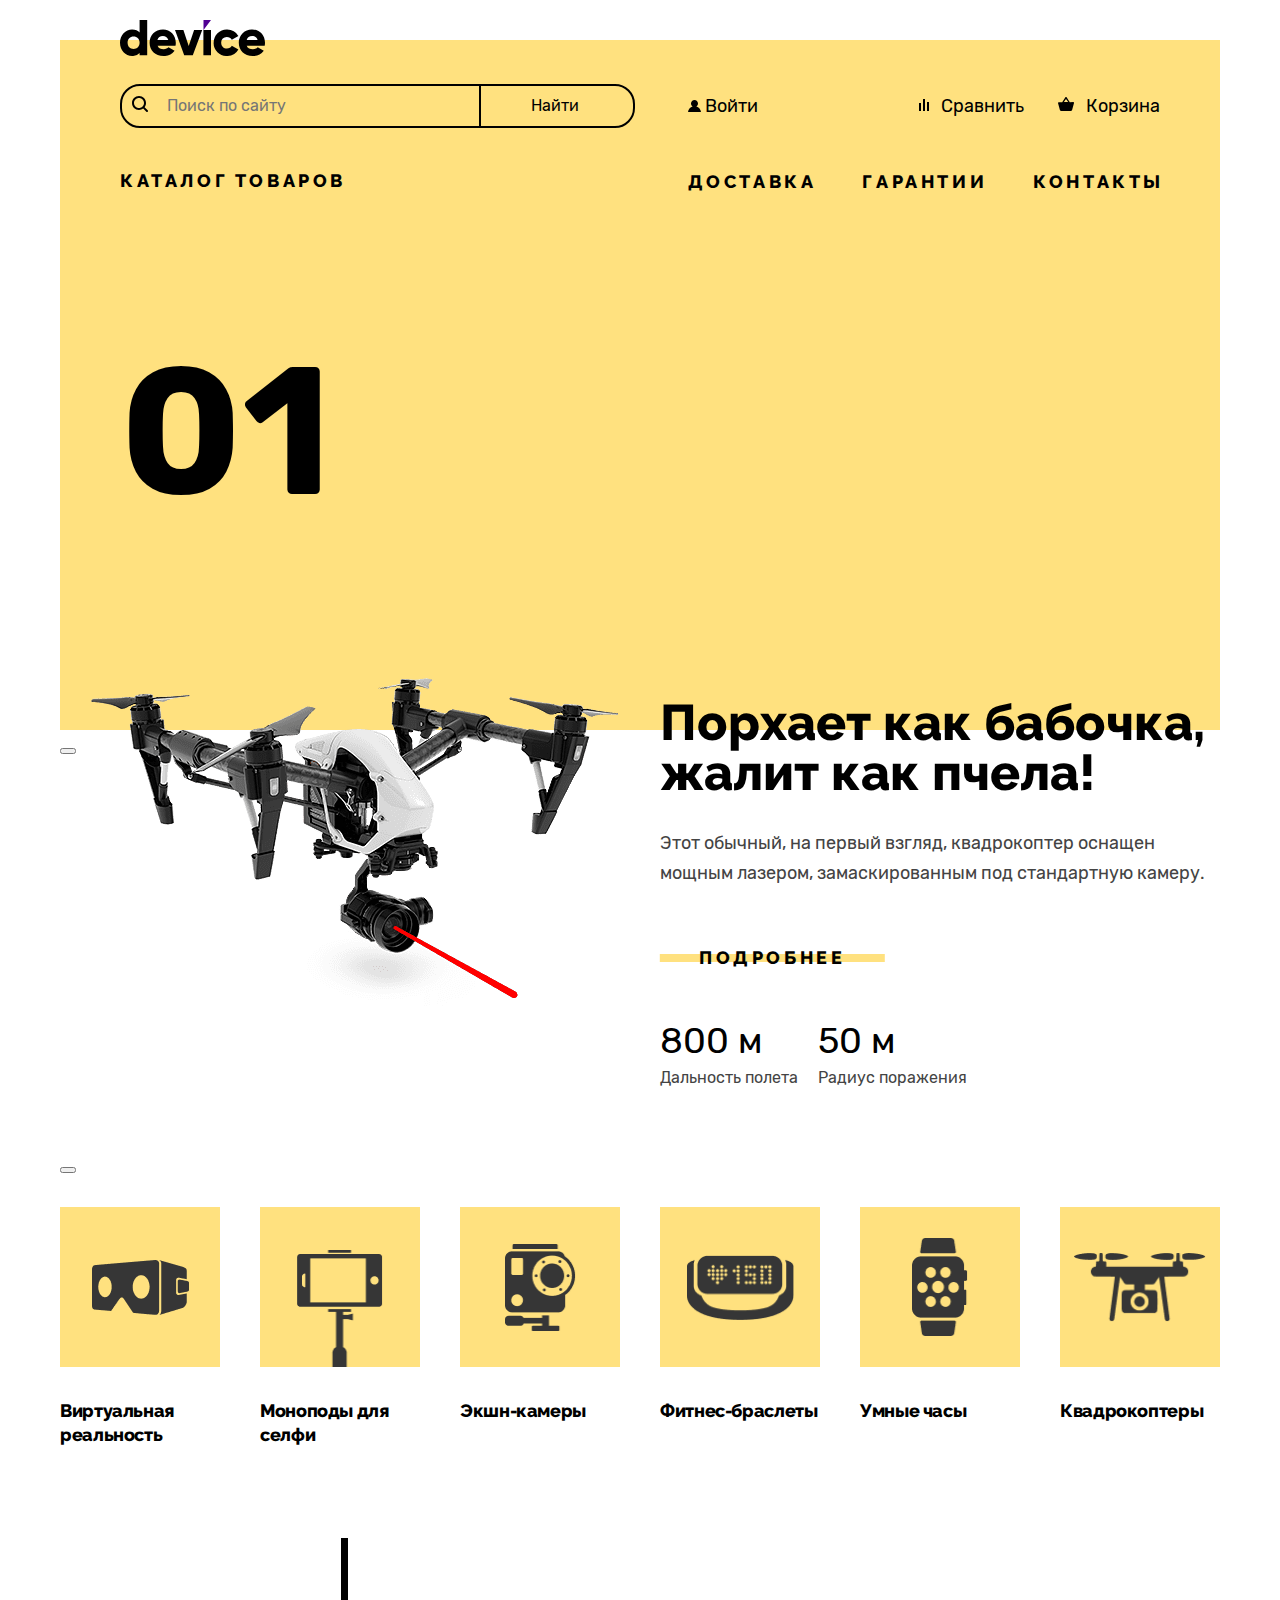
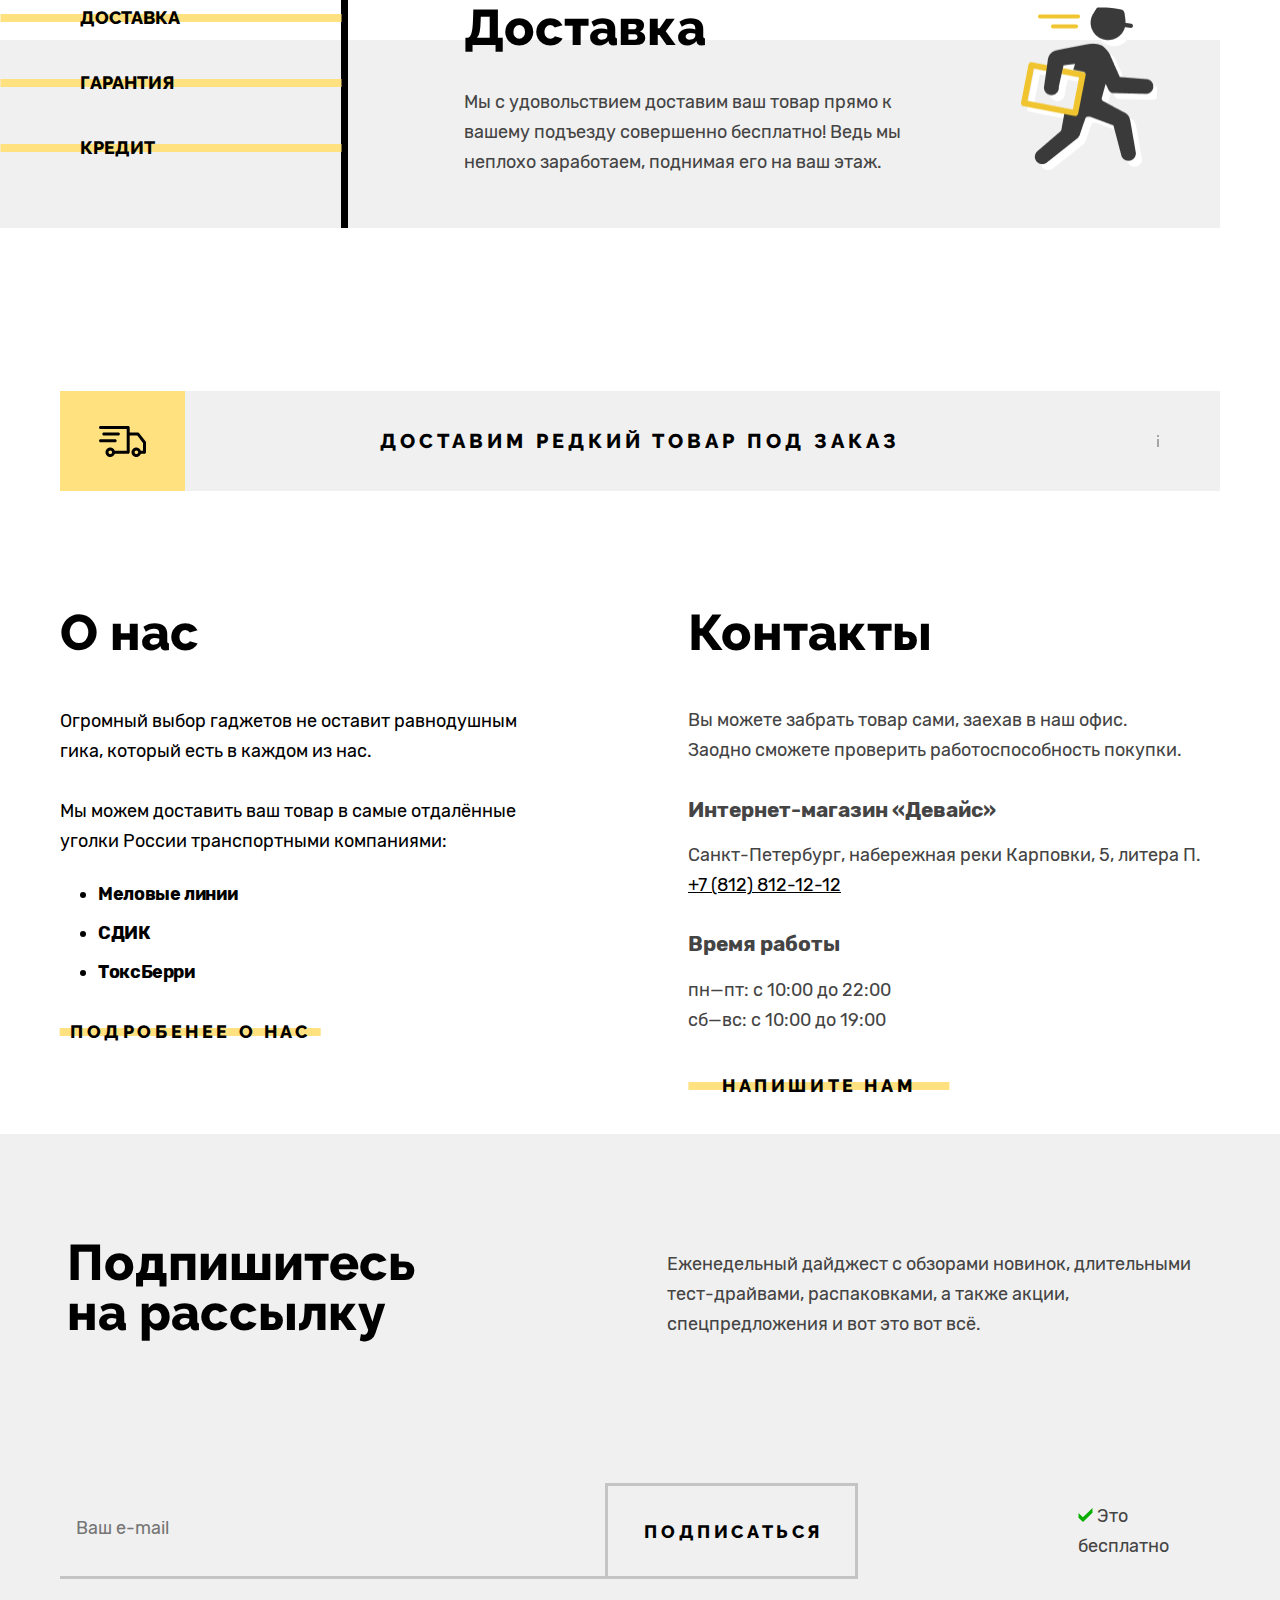
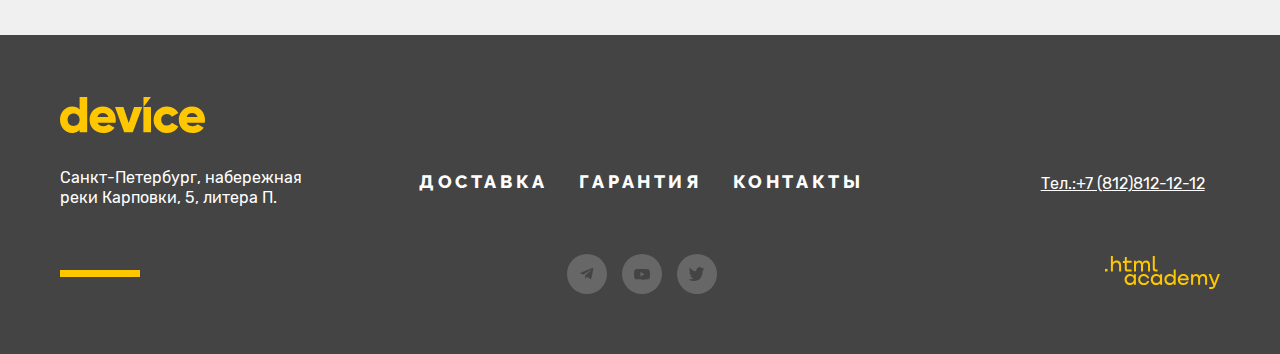
<file: index.html>
<!DOCTYPE html>
<html lang="ru">

<head>
    <meta charset="UTF-8">
    <title>HTML Academy: Девайс</title>
    <link rel="stylesheet" href="styles/styles.css">
    <link rel="icon" href="favicon.ico">
    <link rel="icon" type="image/png" href="images/favicon.png"> </head>

<body>
    <header class="container page-header">
        <div class="page-header-container">
            <a class="navigation-logo" href="#"> <img class="page-header-logo" alt="Логотип магазина 'Девайс'." src="./images/logo-header.svg" width="145" height="36"> </a>
            <div class="top-of-the-header">
                <form class="header-search">
                    <div class="header-search-wrapper">
                        <input class="header-search-input" name="search" placeholder="Поиск по сайту" type="search">
                        <button class="header-search-button" type="submit">
                            <svg class="icon-search" width="16" height="16" viewBox="0 0 16 16" fill="none" xmlns="http://www.w3.org/2000/svg">
                                <path d="M15.7 14.3L12.6 11.2C13.5 10 14 8.6 14 7C14 3.1 10.9 0 7 0C3.1 0 0 3.1 0 7C0 10.9 3.1 14 7 14C8.6 14 10 13.5 11.2 12.6L14.3 15.7C14.5 15.9 14.7 16 15 16C15.6 16 16 15.6 16 15C16 14.8 15.9 14.5 15.7 14.3ZM2 7C2 4.2 4.2 2 7 2C9.8 2 12 4.2 12 7C12 9.8 9.8 12 7 12C4.2 12 2 9.8 2 7Z" fill="black" /> </svg> Найти</button>
                    </div>
                </form>
                <ul class="header-list-top">
                    <li class="header-item-top">
                        <a class="header-link-top" href="#">
                            <svg class="icon-enter" width="13" height="12" viewBox="0 0 13 12" fill="none" xmlns="http://www.w3.org/2000/svg">
                                <path d="M0 12H13C12.8 9.4 10.9 7.2 8.3 6.5C9.3 5.9 10 4.8 10 3.5C10 1.6 8.4 0 6.5 0C4.6 0 3 1.6 3 3.5C3 4.8 3.7 5.9 4.7 6.5C2.1 7.2 0.2 9.4 0 12Z" fill="black" /> </svg> Войти </a>
                    </li>
                    <li class="header-item-top">
                        <a class="header-link-top" href="#">
                            <svg class="icon-compare" width="10" height="12" viewBox="0 0 10 12" fill="none" xmlns="http://www.w3.org/2000/svg">
                                <path d="M6 0H4V12H6V0Z" fill="black" />
                                <path d="M2 4H0V12H2V4Z" fill="black" />
                                <path d="M10 3H8V12H10V3Z" fill="black" /> </svg> Сравнить </a>
                    </li>
                    <li class="header-item-top">
                        <a class="header-link-top" href="#">
                            <svg class="icon-basket" width="16" height="14" viewBox="0 0 16 14" fill="none" xmlns="http://www.w3.org/2000/svg">
                                <path d="M15.3 5L11.8 5.2L8.6 0.3C8.5 0.1 8.2 0 8 0C7.8 0 7.5 0.1 7.4 0.3L4.2 5.2H0.7C0.3 5.2 0 5.5 0 5.9C0 6 0 6 0 6.1L1.9 12.9C2.1 13.6 2.6 14 3.3 14H12.7C13.4 14 13.9 13.6 14.1 12.9L16 6C16 5.9 16 5.9 16 5.8C16 5.4 15.7 5 15.3 5ZM8 1.9L10.2 5.1H5.9L8 1.9Z" fill="black" /> </svg> Корзина</a>
                    </li>
                </ul>
            </div>
            <div class="bottom-of-the-header">
                <div class="header-product-categories">
                    <button class="page-navigation-item catalog-button"> каталог товаров </button>
                    <nav class="navigation">
                        <ul class="page-navigation-list">
                            <li class="page-navigation-item"> <a class="page-navigation-link" href="#">
                                        доставка
                                    </a> </li>
                            <li class="page-navigation-item"> <a class="page-navigation-link" href="#">
                                        гарантии
                                    </a> </li>
                            <li class="page-navigation-item"> <a class="page-navigation-link" href="#">
                                        контакты
                                    </a> </li>
                        </ul>
                    </nav>
                </div>
            </div>
            <p class="number">01</p>
        </div>
    </header>
    <main class="main-container main-index">
        <h1 class="visually-hidden">Магазин «Девайс»</h1>
        <section class="popular-products">
            <div class="container">
                <h2 class="visually-hidden">Популярные товары</h2>
                <button class="slider-button slider-prev" type="button"> <span class="visually-hidden">Предыдущий
                            товар</span> </button>
                <div class="slider-wrapper">
                    <div class="slider-image-wrapper"> <img class="slider-image" alt="Квадрокоптер." src="./images/quadrocopter.png" width="560" height="560"> </div>
                    <div class="slider-card">
                        <h3 class="slider-card-title">
                                Порхает как бабочка, жалит как пчела!
                            </h3>
                        <p class="slider-card-description"> Этот обычный, на первый взгляд, квадрокоптер оснащен мощным лазером, замаскированным под стандартную камеру. </p>
                        <div class="about-product-wrapper">
                            <div class="about-product-yellow"></div> <a class="about-product" href="#">
                                    подробнее
                                </a> </div>
                        <ul class="slider-list">
                            <li class="slider-item">
                                <p class="slider-description"> <span class="slider-item-characteristic">800 м</span>
                                    <br> Дальность полета </p>
                            </li>
                            <li class="slider-item">
                                <p class="slider-description"> <span class="slider-item-characteristic">50 м</span>
                                    <br> Радиус поражения </p>
                            </li>
                        </ul>
                    </div>
                </div>
                <button class="slider-button slider-next" type="button"> <span class="visually-hidden">Следующий
                            товар</span> </button>
            </div>
        </section>
        <section class="product-categories">
            <div class="container">
                <h2 class="visually-hidden">Категории товаров</h2>
                <ul class="product-categories-list">
                    <li class="product-categories-item">
                        <a class="product-categories-link" href="#"><img class="catalog-image" width="97" height="55" alt="Виртуальная реальность." src="images/category-1.png"></a>
                        <p class="product-categories-description"> Виртуальная реальность </p>
                    </li>
                    <li class="product-categories-item">
                        <a class="product-categories-link" href="#"><img class="catalog-image-selfi" width="86" height="117" alt="Моноподы для селфи." src="images/category-2.png"></a>
                        <p class="product-categories-description"> Моноподы для селфи </p>
                    </li>
                    <li class="product-categories-item">
                        <a class="product-categories-link" href="#"><img class="catalog-image" width="71" height="87" alt="Экшн-камеры" src="images/category-3.png"></a>
                        <p class="product-categories-description"> Экшн-камеры </p>
                    </li>
                    <li class="product-categories-item">
                        <a class="product-categories-link" href="#"><img class="catalog-image" width="107" height="65" alt="Фитнес-браслеты." src="images/category-4.png"></a>
                        <p class="product-categories-description"> Фитнес-браслеты </p>
                    </li>
                    <li class="product-categories-item">
                        <a class="product-categories-link" href="#"><img class="catalog-image" width="56" height="98" alt="Умные часы." src="images/category-5.png"></a>
                        <p class="product-categories-description"> Умные часы </p>
                    </li>
                    <li class="product-categories-item">
                        <a class="product-categories-link" href="#"><img class="catalog-image" width="132" height="69" alt="Квадрокоптеры." src="images/category-6.png"></a>
                        <p class="product-categories-description"> Квадрокоптеры </p>
                    </li>
                </ul>
            </div>
        </section>
        <section class="extra-info">
            <div class="container extra-info-container">
                <ul class="extra-info-title-list">
                    <li class="extra-info-item">
                        <div class="extra-info-yellow"></div>
                        <button class="extra-info-title">Доставка</button>
                    </li>
                    <li class="extra-info-item">
                        <div class="extra-info-yellow"></div>
                        <button class="extra-info-title">Гарантия</button>
                    </li>
                    <li class="extra-info-item">
                        <div class="extra-info-yellow"></div>
                        <button class="extra-info-title">Кредит</button>
                    </li>
                </ul>
                <ul class="extra-info-description-list">
                    <li class="extra-info-description-item">
                        <div class="extra-description-text">
                            <h3 class="extra-description-title">Доставка</h3>
                            <p class="extra-description"> Мы с удовольствием доставим ваш товар прямо к вашему подъезду совершенно бесплатно! Ведь мы неплохо заработаем, поднимая его на ваш этаж. </p>
                        </div>
                        <div class="extra-description-icon"> <img class="description-image" width="136" height="164" alt="Доставка." src="images/delivery.png"> </div>
                    </li>
                    <li class="extra-info-description-item visually-hidden">
                        <h3 class="extra-description-title">Гарантия</h3>
                        <p class="extra-description"> Если из-за возгорания купленного у нас товара у вас сгорит дом — не переживайте, мы выдадим вам новый. Товар, не дом, конечно же. </p>
                    </li>
                    <li class="extra-info-description-item visually-hidden">
                        <h3 class="extra-description-title">Кредит</h3>
                        <p class="extra-description"> Залезть в долговую яму стало проще! Кредитные консультанты подберут для вас наиболее выгодные условия кредита. Выгодные для банка, разумеется. </p>
                    </li>
                </ul>
            </div>
        </section>
        <section class="delivery-main">
            <div class="container">
                <a class="delivery-link" href="#"> <span class="delivery-link-left">
                           <svg class="delivery-image" width="47" height="31" viewBox="0 0 47 31" fill="none" xmlns="http://www.w3.org/2000/svg">
<path d="M46.7 15.4L40.2 7.2C39.9 6.8 39.5 6.6 39 6.6H30.7V1.5C30.7 0.7 30 0 29.2 0H1.5C0.7 0 0 0.7 0 1.5C0 2.3 0.7 3 1.5 3H27.7V24.7H15.8C15.2 22.8 13.4 21.4 11.3 21.4C8.7 21.4 6.5 23.6 6.5 26.2C6.5 28.8 8.7 31 11.3 31C13.4 31 15.2 29.6 15.8 27.7H29.2C30 27.7 30.7 27 30.7 26.2V9.6H38.3L44 16.9V24.8H41.8C41.2 22.9 39.4 21.5 37.3 21.5C34.7 21.5 32.5 23.7 32.5 26.3C32.5 28.9 34.6 31.1 37.3 31.1C39.4 31.1 41.2 29.7 41.8 27.8H45.5C46.3 27.8 47 27.1 47 26.3V16.4C47 16 46.9 15.7 46.7 15.4ZM11.3 28C10.3 28 9.5 27.2 9.5 26.2C9.5 25.2 10.3 24.4 11.3 24.4C12.3 24.4 13.1 25.2 13.1 26.2C13.1 27.2 12.2 28 11.3 28ZM37.4 28C36.4 28 35.6 27.2 35.6 26.2C35.6 25.2 36.4 24.4 37.4 24.4C38.4 24.4 39.2 25.2 39.2 26.2C39.2 27.2 38.3 28 37.4 28Z" fill="black"/>
<path d="M19.4 9.6C20.2 9.6 20.9 8.9 20.9 8.1C20.9 7.3 20.2 6.6 19.4 6.6H4.8C4 6.6 3.3 7.3 3.3 8.1C3.3 8.9 4 9.6 4.8 9.6H19.4Z" fill="black"/>
<path d="M17.7 14.7C17.7 13.9 17 13.2 16.2 13.2H1.5C0.7 13.2 0 13.9 0 14.7C0 15.5 0.7 16.2 1.5 16.2H16.2C17 16.2 17.7 15.5 17.7 14.7Z" fill="black"/>
</svg>
                           </span> <span class="delivery-link-center">Доставим редкий товар под заказ</span> <span class="delivery-link-right">
                            <svg width="2" height="12" viewBox="0 0 2 12" fill="none"
                                xmlns="http://www.w3.org/2000/svg">
                                <g opacity="0.3" clip-path="url(#clip0_39585_30)">
                                    <path d="M2 0H0V2H2V0Z" fill="black" />
                                    <path d="M2 4H0V12H2V4Z" fill="black" />
                                </g>
                                <defs>
                                    <clipPath id="clip0_39585_30">
                                        <rect width="2" height="12" fill="white" />
                                    </clipPath>
                                </defs>
                            </svg>
                        </span> </a>
            </div>
        </section>
        <section class="container common-info">
            <section class="info">
                <h2 class="about-company-title">О нас</h2>
                <p class="about-company-description"> Огромный выбор гаджетов не оставит равнодушным гика, который есть в каждом из нас.</p>
                <p class="about-company-description"> Мы можем доставить ваш товар в самые отдалённые уголки России транспортными компаниями: </p>
                <ul class="delivery-ways-list">
                    <li class="delivery-ways-item"> Меловые линии </li>
                    <li class="delivery-ways-item"> СДИК </li>
                    <li class="delivery-ways-item"> ТоксБерри </li>
                </ul>
                <div class="about-us-wrapper">
                    <div class="about-us-yellow"></div> <a class="about-us" href="#">Подробенее о нас</a> </div>
            </section>
            <section class="contacts">
                <h2 class="contacts-title">Контакты</h2>
                <p class="contacts-description"> Вы можете забрать товар сами, заехав в наш офис. Заодно сможете проверить работоспособность покупки. </p>
                <h3>Интернет-магазин «Девайс»</h3> <address class="contacts-address">
                        <p class="contacts-address-text">Санкт-Петербург, набережная реки Карповки, 5, литера П.</p>
                        <a class="contacts-phone" href="tel:+78128121212">+7 (812) 812-12-12</a>
                    </address>
                <h3 class="contacts-subtitle">Время работы</h3>
                <ul class="contacts-schedule">
                    <li class="contacts-schedule-item">пн—пт: с 10:00 до 22:00</li>
                    <li class="contacts-schedule-item">сб—вс: с 10:00 до 19:00</li>
                </ul>
                <div class="write-us-wrapper">
                    <div class="write-us-yellow"></div> <a class="write-us" href="#">
                                    Напишите нам
                                </a> </div>
            </section>
        </section>
        <section class="mailing-list">
            <div class="container">
                <div class="top-of-mailing-list">
                    <h2 class="mailing-list-title">Подпишитесь на рассылку</h2>
                    <p class="mailing-list-discription"> Еженедельный дайджест с обзорами новинок, длительными тест-драйвами, распаковками, а также акции, спецпредложения и вот это вот всё. </p>
                </div>
                <form>
                    <div class="subscribe-email-wrapper">
                        <input class="subscribe-email" type="email" id="subscribe-email" name="subscription-email" placeholder="Ваш e-mail">
                        <button class="subscribe-button" type="submit">ПОДПИСАТЬСЯ</button>
                        <p class="free">
                            <svg class="verify" width="15" height="14" viewBox="0 0 15 14" fill="none" xmlns="http://www.w3.org/2000/svg">
                                <path d="M14.498 0L4.89805 9.3L0.498047 5V9.7L4.99805 14L14.498 4.7V0Z" fill="#08AF00" /> </svg> Это бесплатно</p>
                    </div>
                </form>
            </div>
        </section>
    </main>
    <footer class="page-footer">
        <div class="container">
            <section class="footer-logo"> <img class="footer-logo" alt="Девайс." src="images/logo-footer.svg" width="145" height="36"> </section>
            <section class="footer-media">
                <p class="footer-address"> Санкт-Петербург, набережная реки Карповки, 5, литера П. </p>
                <ul class="footer-media-list">
                    <li class="footer-media-item"> <a class="footer-media-item" href="#">доставка</a> </li>
                    <li class="footer-media-item"> <a class="footer-media-item" href="#">гарантия</a> </li>
                    <li class="footer-media-item"> <a class="footer-media-item" href="#">контакты</a> </li>
                </ul> <a class="footer-contacts-phone" href="tel:+78128121212">Тел.:+7 (812)812-12-12</a> </section>
            <section class="social-media">
                <div class="social-media-decorate"></div>
                <ul class="social-media-list">
                    <li class="social-media-item">
                        <a class="footer-social-link" href="https://t.me/htmlacademy"> <span class="visually-hidden">telegram</span>
                            <svg class="footer-telegram-icon" width="14" height="12" viewBox="0 0 14 12" fill="none" xmlns="http://www.w3.org/2000/svg">
                                <path class="path" d="M12.4431 0.0735832L0.623071 4.63158C-0.183596 4.95558 -0.178929 5.40558 0.475071 5.60625L3.50974 6.55292L10.5311 2.12292C10.8631 1.92092 11.1664 2.02958 10.9171 2.25092L5.2284 7.38492H5.22707L5.2284 7.38558L5.01907 10.5136C5.32574 10.5136 5.46107 10.3729 5.63307 10.2069L7.10707 8.77358L10.1731 11.0382C10.7384 11.3496 11.1444 11.1896 11.2851 10.5149L13.2977 1.02958C13.5037 0.203583 12.9824 -0.170417 12.4431 0.0735832Z" fill="#444444" /> </svg>
                        </a>
                    </li>
                    <li class="social-media-item">
                        <a class="footer-social-link" href="https://www.youtube.com/user/htmlacademyru"> <span class="visually-hidden">youtube</span>
                            <svg class="footer-telegram-icon" width="16" height="11" viewBox="0 0 16 11" fill="none" xmlns="http://www.w3.org/2000/svg">
                                <path class="path" d="M15.6671 1.67464C15.5765 1.35146 15.4 1.05887 15.1564 0.827973C14.9059 0.589975 14.5989 0.41973 14.2644 0.333306C13.0124 0.00330585 7.99641 0.00330593 7.99641 0.00330593C5.9053 -0.0204856 3.8147 0.0841556 1.73641 0.316639C1.40187 0.409448 1.09545 0.583497 0.844411 0.823306C0.597745 1.06064 0.419078 1.35331 0.325745 1.67397C0.10154 2.8818 -0.00739387 4.1082 0.000411455 5.33664C-0.00758854 6.56397 0.101078 7.78997 0.325745 8.99931C0.417078 9.31864 0.595078 9.60997 0.842411 9.84531C1.08974 10.0806 1.39774 10.2506 1.73641 10.3406C3.00508 10.67 7.99641 10.67 7.99641 10.67C10.0902 10.6938 12.1835 10.5892 14.2644 10.3566C14.5989 10.2702 14.9059 10.1 15.1564 9.86197C15.3999 9.63112 15.5762 9.33849 15.6664 9.01531C15.8965 7.80794 16.0083 6.58103 16.0004 5.35197C16.0177 4.11771 15.906 2.88502 15.6671 1.67397V1.67464ZM6.40174 7.61931V3.05464L10.5751 5.33731L6.40174 7.61931Z" fill="#444444" /> </svg>
                        </a>
                    </li>
                    <li class="social-media-item">
                        <a class="footer-social-link" href="https://twitter.com/htmlacademy_ru"> <span class="visually-hidden">twitter</span>
                            <svg class="footer-telegram-icon" width="15" height="15" viewBox="0 0 15 15" fill="none" xmlns="http://www.w3.org/2000/svg">
                                <path class="path" d="M9.7 0.155143C11.2 -0.344857 12.3 0.455143 12.9 1.25514C13.4 1.05514 14 0.855143 14.6 0.655143C14.6 1.45514 14.1 2.05514 13.8 2.25514C14.5 2.45514 15 1.85514 15 1.85514C14.9 2.75514 14.1 3.55514 13.6 3.75514C13.4 10.0551 10.8 14.1551 4.7 14.0551C4.2 14.0551 4.8 14.0551 4.3 14.0551C4 14.0551 0.6 13.6551 0 12.2551C2 12.4551 3.4 11.8551 4.1 11.1551C3.3 10.8551 1.7 10.7551 1.5 8.35514C1.8 8.55514 2 8.65514 2.6 8.55514C1.5 7.75514 0.3 7.05514 0.4 5.05514C0.7 5.35514 1.3 5.55514 1.6 5.45514C1 5.25514 -0.2 2.35514 0.8 0.855143C2.4 2.55514 4.1 4.25514 7.1 4.35514C7.3 2.25514 8.1 0.855143 9.7 0.155143Z" fill="#444444" /> </svg>
                        </a>
                    </li>
                </ul>
                <div class="executor-wrapper">
                    <a class="executor-logo" href="#"> <span class="visually-hidden">html academy</span>
                        <svg width="115" height="33" viewBox="0 0 115 33" fill="none" xmlns="http://www.w3.org/2000/svg">
                            <path d="M0 12.9V15.5H2.5V12.9H0Z" fill="#FFC700" />
                            <path d="M11.6 4.5C10 4.5 8.8 5.2 8 6.2H7.9V0H5.9V15.5H7.9V10.2C7.9 8.1 9.2 6.6 11.2 6.6C13 6.6 14.1 8 14.1 9.8V15.5H16.1V9.4C16.2 6.4 14.3 4.5 11.6 4.5Z" fill="#FFC700" />
                            <path d="M26.6 4.8H21.8V1.1H19.8V4.9H17.9V6.9H19.8V12.9C19.8 14.6 20.8 15.6 22.5 15.6H26.6V13.6H22.9C22.2 13.6 21.8 13.2 21.8 12.5V6.8H26.6V4.8Z" fill="#FFC700" />
                            <path d="M41.1 4.6C39.5 4.6 38.2 5.4 37.6 6.7H37.5C36.9 5.5 35.7 4.6 34.1 4.6C32.7 4.6 31.6 5.4 31 6.4H30.9V4.8H29V15.4H31V10C31 8 32 6.5 33.6 6.5C35.1 6.5 36 7.5 36 9.1V15.4H38V9.8C38 7.4 39.4 6.5 40.6 6.5C42.1 6.5 43 7.5 43 9.1V15.4H45V8.9C45.1 6.4 43.6 4.6 41.1 4.6Z" fill="#FFC700" />
                            <path d="M47.8 12.7C47.8 14.4 48.8 15.4 50.6 15.4H52.6V13.4H50.9C50.2 13.4 49.8 13 49.8 12.3V0H47.8V12.7Z" fill="#FFC700" />
                            <path d="M28.9 19.7C28 18.6 26.7 17.9 25 17.9C21.9 17.9 19.6 20.2 19.6 23.5C19.6 26.8 21.9 29.1 25 29.1C26.8 29.1 28 28.3 28.8 27.2H28.9V28.8H30.9V18.2H28.9V19.7ZM25.3 27.1C23.1 27.1 21.7 25.5 21.7 23.5C21.7 21.5 23.1 19.9 25.3 19.9C27.5 19.9 28.9 21.5 28.9 23.5C28.9 25.4 27.5 27.1 25.3 27.1Z" fill="#FFC700" />
                            <path d="M44.2 22C43.7 19.6 41.6 17.9 38.8 17.9C35.4 17.9 33.2 20.4 33.2 23.5C33.2 26.6 35.4 29.1 38.8 29.1C41.6 29.1 43.7 27.3 44.2 24.9H42.1C41.7 26.2 40.4 27.2 38.8 27.2C36.6 27.2 35.2 25.6 35.2 23.6C35.2 21.6 36.6 20 38.8 20C40.4 20 41.6 21 42.1 22.2H44.2V22Z" fill="#FFC700" />
                            <path d="M55.1 19.7C54.2 18.6 52.9 17.9 51.2 17.9C48.1 17.9 45.8 20.2 45.8 23.5C45.8 26.8 48.1 29.1 51.2 29.1C53 29.1 54.2 28.3 55 27.2H55.1V28.8H57.1V18.2H55.1V19.7ZM51.5 27.1C49.3 27.1 47.9 25.5 47.9 23.5C47.9 21.5 49.3 19.9 51.5 19.9C53.7 19.9 55.1 21.5 55.1 23.5C55.1 25.4 53.6 27.1 51.5 27.1Z" fill="#FFC700" />
                            <path d="M68.7 19.8C67.8 18.7 66.5 17.9 64.8 17.9C61.7 17.9 59.4 20.2 59.4 23.5C59.4 26.8 61.6 29.1 64.8 29.1C66.5 29.1 67.8 28.3 68.6 27.3H68.7V28.8H70.7V13.4H68.7V19.8ZM65.1 27.1C62.9 27.1 61.5 25.5 61.5 23.5C61.5 21.5 62.9 19.9 65.1 19.9C67.3 19.9 68.7 21.5 68.7 23.5C68.6 25.5 67.2 27.1 65.1 27.1Z" fill="#FFC700" />
                            <path d="M78.3 17.9C75 17.9 72.8 20.4 72.8 23.5C72.8 26.5 74.9 29.1 78.3 29.1C80.8 29.1 82.8 27.8 83.5 25.5H81.4C80.9 26.5 79.8 27.1 78.4 27.1C76.5 27.1 75.1 25.8 75 24.2H83.8C84 20.6 81.8 17.9 78.3 17.9ZM78.3 19.8C80 19.8 81.3 20.8 81.6 22.4H75.1C75.4 20.9 76.6 19.8 78.3 19.8Z" fill="#FFC700" />
                            <path d="M98.2 17.9C96.6 17.9 95.3 18.7 94.6 19.9H94.5C93.9 18.7 92.7 17.9 91.1 17.9C89.7 17.9 88.6 18.6 88 19.7V18.2H86.1V28.8H88.1V23.4C88.1 21.4 89.1 20 90.7 19.9C92.2 19.9 93.1 20.9 93.1 22.5V28.8H95.1V23.2C95.1 20.8 96.5 19.9 97.7 19.9C99.2 19.9 100.1 20.9 100.1 22.5V28.8H102.1V22.3C102.2 19.7 100.7 17.9 98.2 17.9Z" fill="#FFC700" />
                            <path d="M109.4 27L105.8 18.1H103.6L108.4 29.7C108.1 30.6 107.7 30.9 106.7 30.9H104.2V32.9H106.7C108.5 32.9 109.5 32.1 110.2 30.3L114.9 18.1H112.8L109.4 27Z" fill="#FFC700" /> </svg>
                    </a>
                </div>
            </section>
        </div>
    </footer>
</body>

</html>
</file>
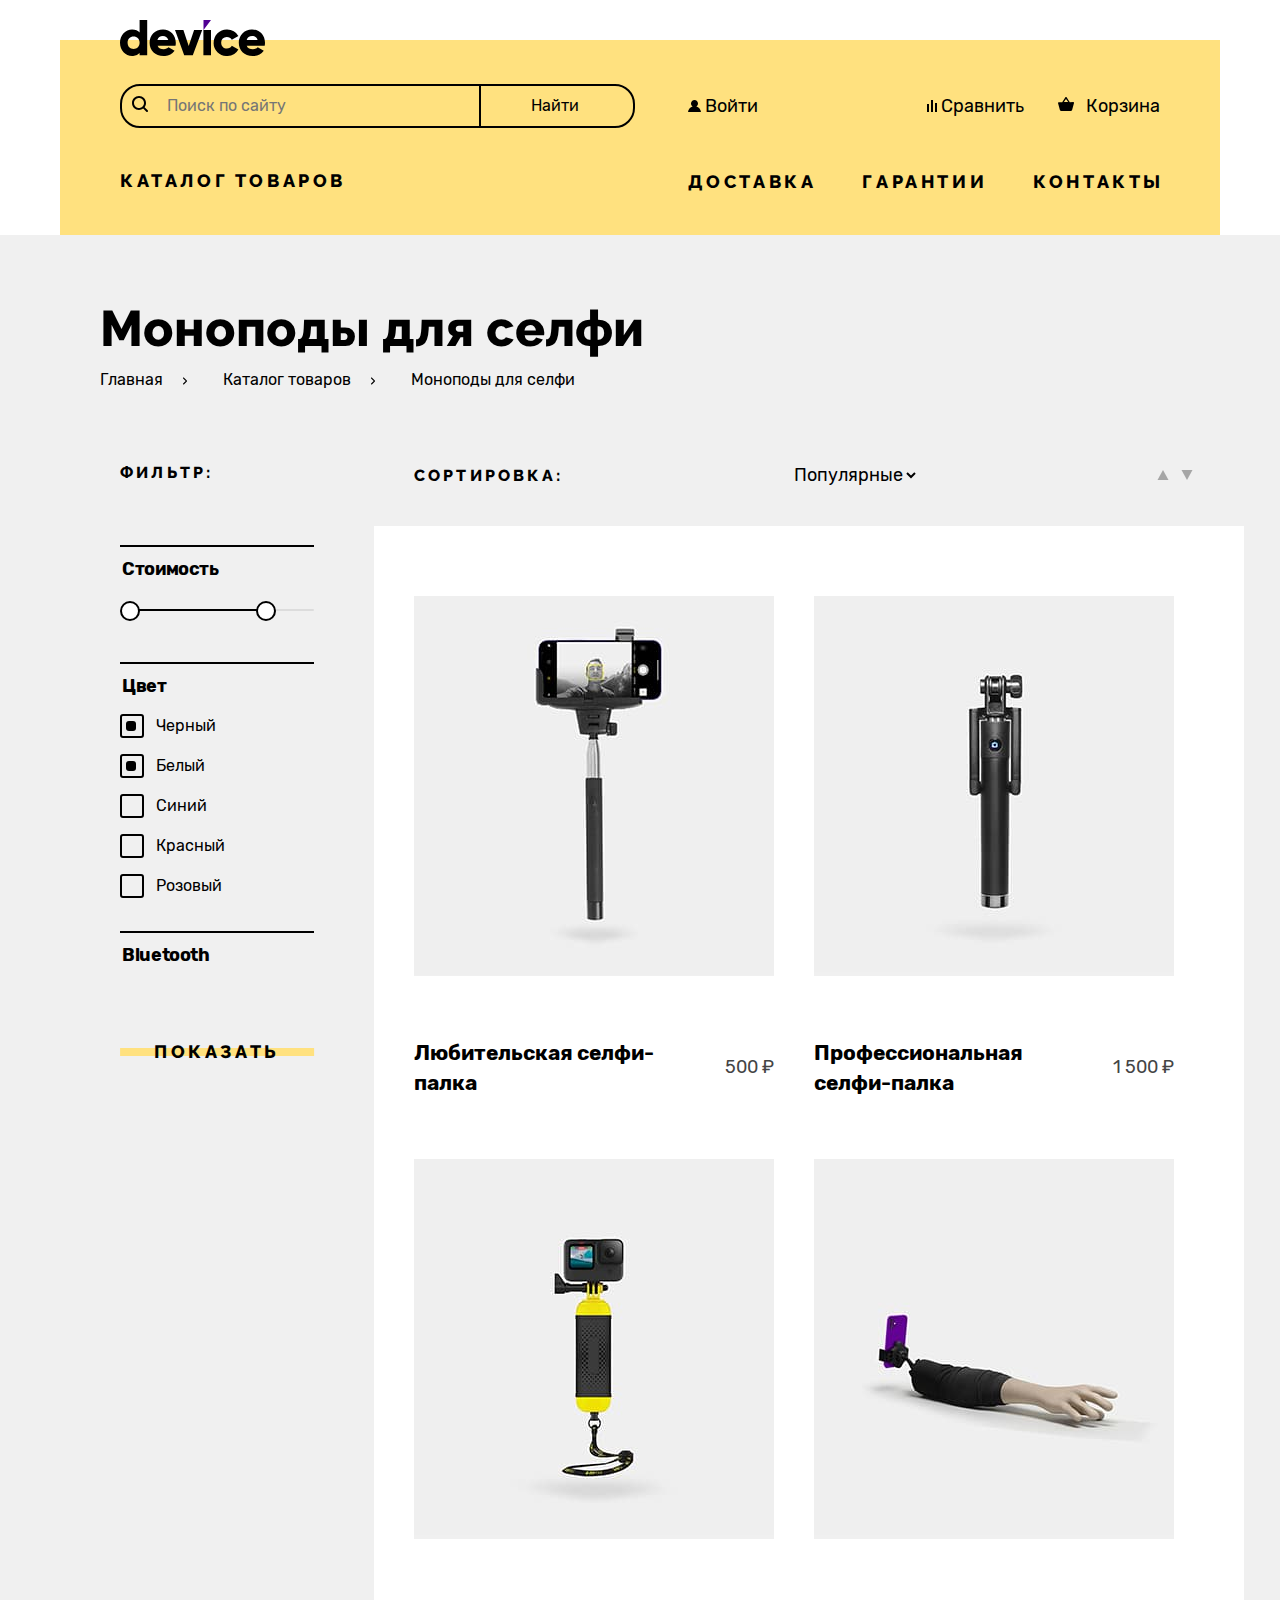
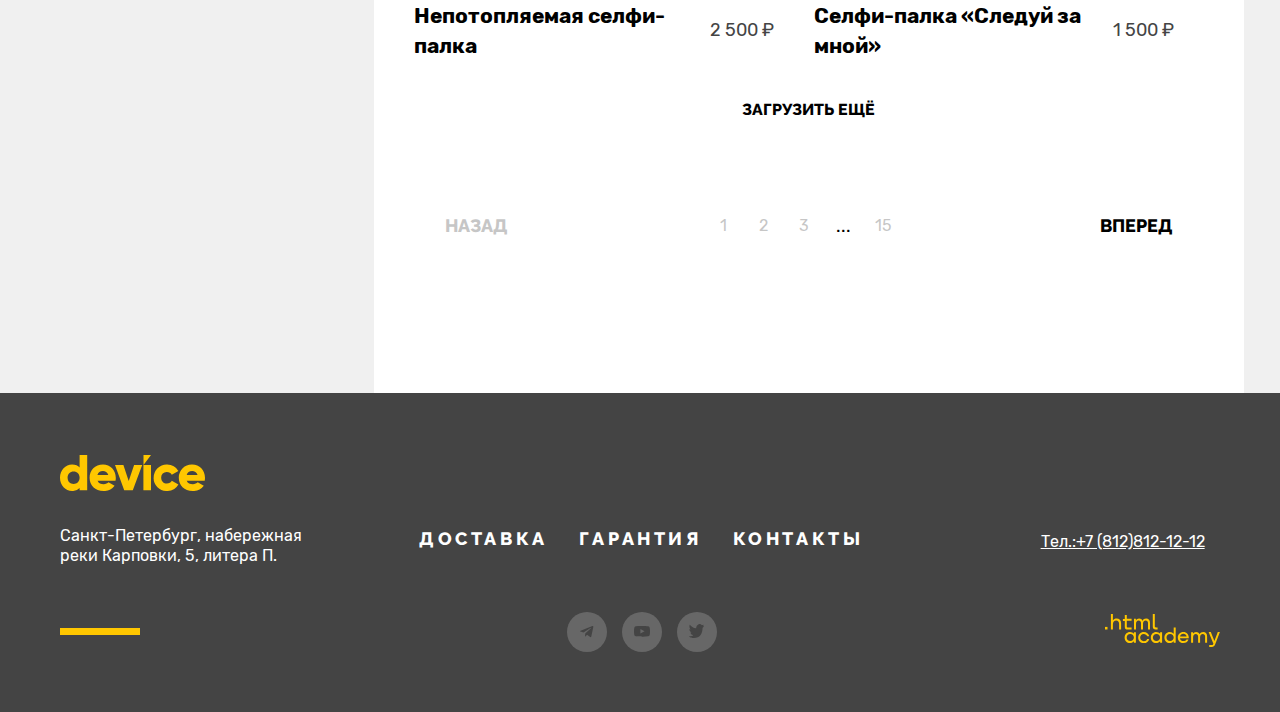
<file: catalog.html>
<!DOCTYPE html>
<html lang="ru">

<head>
    <meta charset="utf-8">
    <title>HTML Academy: Девайс. Каталог</title>
    <link rel="stylesheet" href="styles/styles.css">
    <link rel="icon" href="favicon.ico">
    <link rel="icon" type="image/png" href="images/favicon.png"> </head>
<body>
    <header class="container page-header">
        <div class="page-header-container">
            <a class="navigation-logo" href="#"> <img class="page-header-logo" alt="Логотип магазина 'Девайс." src="./images/logo-header.svg" width="145" height="36"> </a>
            <div class="top-of-the-header">
                <form class="header-search">
                    <div class="header-search-wrapper">
                        <input class="header-search-input" name="search" placeholder="Поиск по сайту" type="search">
                        <button class="header-search-button" type="submit">
                            <svg class="icon-search" width="16" height="16" viewBox="0 0 16 16" fill="none" xmlns="http://www.w3.org/2000/svg">
                                <path d="M15.7 14.3L12.6 11.2C13.5 10 14 8.6 14 7C14 3.1 10.9 0 7 0C3.1 0 0 3.1 0 7C0 10.9 3.1 14 7 14C8.6 14 10 13.5 11.2 12.6L14.3 15.7C14.5 15.9 14.7 16 15 16C15.6 16 16 15.6 16 15C16 14.8 15.9 14.5 15.7 14.3ZM2 7C2 4.2 4.2 2 7 2C9.8 2 12 4.2 12 7C12 9.8 9.8 12 7 12C4.2 12 2 9.8 2 7Z" fill="black" /> </svg> Найти</button>
                    </div>
                </form>
                <ul class="header-list-top">
                    <li class="header-item-top">
                        <a class="header-link-top" href="#">
                            <svg class="icon-enter" width="13" height="12" viewBox="0 0 13 12" fill="none" xmlns="http://www.w3.org/2000/svg">
                                <path d="M0 12H13C12.8 9.4 10.9 7.2 8.3 6.5C9.3 5.9 10 4.8 10 3.5C10 1.6 8.4 0 6.5 0C4.6 0 3 1.6 3 3.5C3 4.8 3.7 5.9 4.7 6.5C2.1 7.2 0.2 9.4 0 12Z" fill="black" /> </svg> Войти </a>
                    </li>
                    <li class="header-item-top">
                        <a class="header-link-top" href="#">
                            <svg class="icon-srav" width="10" height="12" viewBox="0 0 10 12" fill="none" xmlns="http://www.w3.org/2000/svg">
                                <path d="M6 0H4V12H6V0Z" fill="black" />
                                <path d="M2 4H0V12H2V4Z" fill="black" />
                                <path d="M10 3H8V12H10V3Z" fill="black" /> </svg> Сравнить </a>
                    </li>
                    <li class="header-item-top">
                        <a class="header-link-top" href="#">
                            <svg class="icon-basket" width="16" height="14" viewBox="0 0 16 14" fill="none" xmlns="http://www.w3.org/2000/svg">
                                <path d="M15.3 5L11.8 5.2L8.6 0.3C8.5 0.1 8.2 0 8 0C7.8 0 7.5 0.1 7.4 0.3L4.2 5.2H0.7C0.3 5.2 0 5.5 0 5.9C0 6 0 6 0 6.1L1.9 12.9C2.1 13.6 2.6 14 3.3 14H12.7C13.4 14 13.9 13.6 14.1 12.9L16 6C16 5.9 16 5.9 16 5.8C16 5.4 15.7 5 15.3 5ZM8 1.9L10.2 5.1H5.9L8 1.9Z" fill="black" /> </svg> Корзина</a>
                    </li>
                </ul>
            </div>
            <div class="header-product-categories">
                <button class="page-navigation-item catalog-button"> каталог товаров </button>
                <nav class="navigation">
                    <ul class="page-navigation-list">
                        <li class="page-navigation-item"> <a class="page-navigation-link" href="#">
                                        доставка
                                    </a> </li>
                        <li class="page-navigation-item"> <a class="page-navigation-link" href="#">
                                        гарантии
                                    </a> </li>
                        <li class="page-navigation-item"> <a class="page-navigation-link" href="#">
                                        контакты
                                    </a> </li>
                    </ul>
                </nav>
            </div>
        </div>
    </header>
    <main class="main-inner">
        <section class="sec-container inner-header">
            <div class="container">
                <h1 class="inner-header-title">Моноподы для селфи</h1>
                <ul class="breadcrumbs">
                    <li class="breadcrumbs-item"> <a class="breadcrumbs-link" href="index.html">Главная</a>
                        <svg width="4" height="8" viewBox="0 0 4 8" fill="none" xmlns="http://www.w3.org/2000/svg">
                            <path d="M3.79999 3.59995L0.799994 0.599951C0.599994 0.399951 0.299994 0.399951 0.0999939 0.599951C-6.10203e-06 0.799951 -6.10203e-06 1.19995 0.0999939 1.39995L2.69999 3.99995L0.0999939 6.59995C-6.10203e-06 6.79995 -6.10203e-06 7.09995 0.0999939 7.29995C0.199994 7.39995 0.399994 7.49995 0.499994 7.49995C0.599994 7.49995 0.799994 7.39995 0.899994 7.39995L3.89999 4.39995C3.89999 4.29995 3.99999 4.09995 3.99999 3.99995C3.99999 3.89995 3.89999 3.69995 3.79999 3.59995Z" fill="black" /> </svg>
                    </li>
                    <li class="breadcrumbs-item"> <a class="breadcrumbs-link" href="#">Каталог товаров</a>
                        <svg width="4" height="8" viewBox="0 0 4 8" fill="none" xmlns="http://www.w3.org/2000/svg">
                            <path d="M3.79999 3.59995L0.799994 0.599951C0.599994 0.399951 0.299994 0.399951 0.0999939 0.599951C-6.10203e-06 0.799951 -6.10203e-06 1.19995 0.0999939 1.39995L2.69999 3.99995L0.0999939 6.59995C-6.10203e-06 6.79995 -6.10203e-06 7.09995 0.0999939 7.29995C0.199994 7.39995 0.399994 7.49995 0.499994 7.49995C0.599994 7.49995 0.799994 7.39995 0.899994 7.39995L3.89999 4.39995C3.89999 4.29995 3.99999 4.09995 3.99999 3.99995C3.99999 3.89995 3.89999 3.69995 3.79999 3.59995Z" fill="black" /> </svg>
                    </li>
                    <li class="breadcrumbs-item"> <a class="breadcrumbs-link" href="#">Моноподы для селфи</a> </li>
                </ul>
            </div>
        </section>
        <section class="catalog-products">
            <div class="container catalog-products-wrapper">
                <div class="left-column">
                    <div class="filter-header-container">
                        <h2 class="filter-title">Фильтр:</h2> </div>
                    <form class="catalog-filter" action="https://echo.htmlacademy.ru/" method="get">
                        <div class="catalog-filter-group-wrapper">
                            <fieldset class="catalog-filter-group">
                                <legend class="catalog-filter-title">Стоимость</legend>
                                <div class="range">
                                    <div class="range-scale">
                                        <div class="range-bar">
                                            <button class="range-toggle toggle-min"> <span class="visually-hidden">Изменить минимальную цену.</span> </button>
                                            <button class="range-toggle toggle-max"> <span class="visually-hidden">Изменить максимальную цену.</span> </button>
                                        </div>
                                    </div>
                                </div>
                            </fieldset>
                        </div>
                        <div class="catalog-filter-group-wrapper">
                            <fieldset class="catalog-filter-group">
                                <legend class="catalog-filter-title">Цвет</legend>
                                <ul class="catalog-filter-list">
                                    <li class="catalog-filter-item">
                                        <input id="black" class="control-input-checkbox" type="checkbox" name="black" checked>
                                        <label for="black" class="control-label-checkbox"> <span class="control-span">Черный</span> </label>
                                    </li>
                                    <li class="catalog-filter-item">
                                        <input id="white" class="control-input-checkbox" type="checkbox" name="white" checked>
                                        <label for="white" class="control-label-checkbox"> <span class="control-span">Белый</span> </label>
                                    </li>
                                    <li class="catalog-filter-item">
                                        <input id="blue" class="control-input-checkbox" type="checkbox" name="blue">
                                        <label for="blue" class="control-label-checkbox"> <span class="control-span">Синий</span> </label>
                                    </li>
                                    <li class="catalog-filter-item">
                                        <input id="red" class="control-input-checkbox" type="checkbox" name="red">
                                        <label for="red" class="control-label-checkbox"> <span class="control-span">Красный</span> </label>
                                    </li>
                                    <li class="catalog-filter-item">
                                        <input id="pink" class="control-input-checkbox" type="checkbox" name="pink">
                                        <label for="pink" class="control-label-checkbox"> <span class="control-span">Розовый</span> </label>
                                    </li>
                                </ul>
                            </fieldset>
                        </div>
                        <div class="catalog-filter-group-wrapper">
                            <fieldset class="catalog-filter-group">
                                <legend class="catalog-filter-title">Bluetooth</legend>
                                <ul class="catalog-filter-list">
                                    <li class="catalog-filter-item">
                                        <input id="havent" class="control-input-radio" type="radio" name="no" value="have">
                                        <label for="havent" class="control-label-radio"> <span class="comtrol-span">Есть</span> </label>
                                    </li>
                                    <li class="catalog-filter-item">
                                        <input id="no" class="control-input-radio" type="radio" name="no" value="don't have">
                                        <label for="no" class="control-label-radio"> <span class="comtrol-span">Нет</span> </label>
                                    </li>
                                </ul>
                            </fieldset>
                        </div>
                        <div class="show-wrapper">
                            <div class="show-yellow"></div> <a class="show" href="#">
                                    показать
                                </a> </div>
                    </form>
                </div>
                <div class="right-column">
                    <div class="sort-header-container">
                        <h3 class="sort-title">Сортировка:</h3>
                        <select class="select-control" aria-label="Сортировка">
                            <option value="popular">Популярные</option>
                            <option value="cheap">Дешевые</option>
                            <option value="expensive">Дорогие</option>
                        </select>
                        <div class="up-down-wrapper">
                        <button class="change-direction-button-up"><svg class="button-up" width="12" height="10" viewBox="0 0 12 10" fill="none" xmlns="http://www.w3.org/2000/svg">
                        <path d="M6 0L11.5 10H0.5" fill="black"/>
                        </svg></button>
                        <button class="change-direction-button-down"><svg class="button-down" width="12" height="10" viewBox="0 0 12 10" fill="none" xmlns="http://www.w3.org/2000/svg">
<path d="M6 10L0.499999 9.61651e-07L11.5 0" fill="black"/>
</svg></button>
                        </div>
                    </div>
                    <div class="cards-field">
                        <ul class="product-list">
                            <li class="product-card">
                                <a class="product-card-link" href="#"> <img class="product-card-image" src="/images/product-2.jpg" alt="Селфи-палка с телефоном." width="360" height="380">
                                    <div class="product-card-description">
                                        <h3 class="product-card-title">Любительская селфи-палка</h3> <span class="product-card-price">500 ₽</span> </div>
                                </a>
                            </li>
                            <li class="product-card">
                                <a class="product-card-link" href="#"> <img class="product-card-image" src="/images/product-2-1.jpg" alt="Профессиональная селфи-палка." width="360" height="380">
                                    <div class="product-card-description">
                                        <h3 class="product-card-title">Профессиональная селфи-палка</h3> <span class="product-card-price">1 500 ₽</span> </div>
                                </a>
                            </li>
                            <li class="product-card">
                                <a class="product-card-link" href="#"> <img class="product-card-image" src="/images/product-2-2.jpg" alt="Непотопляемая селфи-палка с экшн-камерой." width="360" height="380">
                                    <div class="product-card-description">
                                        <h3 class="product-card-title">Непотопляемая селфи-палка</h3> <span class="product-card-price">2 500 ₽</span> </div>
                                </a>
                            </li>
                            <li class="product-card">
                                <a class="product-card-link" href="#"> <img class="product-card-image" src="/images/product-2-3.jpg" alt="Селфи-палка в виде руки с телефоном." width="360" height="380">
                                    <div class="product-card-description">
                                        <h3 class="product-card-title">Селфи-палка «Следуй за мной»</h3> <span class="product-card-price">1 500 ₽</span> </div>
                                </a>
                            </li>
                        </ul>
                        <div class="button-show-more-wrapper">
                            <button class="button-show-more" type="button"> Загрузить ещё </button>
                        </div>
                        <div class="pagination-wrapper">
                            <div class="pagination-prev">
                                <button class="pagination-button pagination-button-prev pagination-button-disabled"> Назад </button>
                            </div>
                            <ul class="pagination-list">
                                <li class="pagination-item">
                                    <button class="pagination-button pagination-button-disabled"> 1 </button>
                                </li>
                                <li class="pagination-item">
                                    <button class="pagination-button pagination-button-disabled"> 2 </button>
                                </li>
                                <li class="pagination-item">
                                    <button class="pagination-button  pagination-button-disabled"> 3 </button>
                                </li>
                                <li class="pagination-item"> ... </li>
                                <li class="pagination-item">
                                    <button class="pagination-button pagination-button-disabled"> 15 </button>
                                </li>
                            </ul>
                            <div class="pagination-next">
                                <button class="pagination-button pagination-button-next"> Вперед </button>
                            </div>
                        </div>
                    </div>
                </div>
            </div>
        </section>
    </main>
    <footer class="page-footer">
        <div class="container">
            <section class="footer-logo"> <img class="footer-logo" alt="Девайс." src="images/logo-footer.svg" width="145" height="36"> </section>
            <section class="footer-media">
                <p class="footer-address"> Санкт-Петербург, набережная реки Карповки, 5, литера П. </p>
                <ul class="footer-media-list">
                    <li class="footer-media-item"> <a class="footer-media-item" href="#">доставка</a> </li>
                    <li class="footer-media-item"> <a class="footer-media-item" href="#">гарантия</a> </li>
                    <li class="footer-media-item"> <a class="footer-media-item" href="#">контакты</a> </li>
                </ul> <a class="footer-contacts-phone" href="tel:+78128121212">Тел.:+7 (812)812-12-12</a> </section>
            <section class="social-media">
                <div class="social-media-decorate"></div>
                <ul class="social-media-list">
                    <li class="social-media-item">
                        <a class="footer-social-link" href="https://t.me/htmlacademy">
                            <svg class="footer-telegram-icon" width="14" height="12" viewBox="0 0 14 12" fill="none" xmlns="http://www.w3.org/2000/svg">
                                <path class="path" d="M12.4431 0.0735832L0.623071 4.63158C-0.183596 4.95558 -0.178929 5.40558 0.475071 5.60625L3.50974 6.55292L10.5311 2.12292C10.8631 1.92092 11.1664 2.02958 10.9171 2.25092L5.2284 7.38492H5.22707L5.2284 7.38558L5.01907 10.5136C5.32574 10.5136 5.46107 10.3729 5.63307 10.2069L7.10707 8.77358L10.1731 11.0382C10.7384 11.3496 11.1444 11.1896 11.2851 10.5149L13.2977 1.02958C13.5037 0.203583 12.9824 -0.170417 12.4431 0.0735832Z" fill="#444444" /> </svg>
                        </a>
                    </li>
                    <li class="social-media-item">
                        <a class="footer-social-link" href="https://www.youtube.com/user/htmlacademyru">
                            <svg class="footer-telegram-icon" width="16" height="11" viewBox="0 0 16 11" fill="none" xmlns="http://www.w3.org/2000/svg">
                                <path class="path" d="M15.6671 1.67464C15.5765 1.35146 15.4 1.05887 15.1564 0.827973C14.9059 0.589975 14.5989 0.41973 14.2644 0.333306C13.0124 0.00330585 7.99641 0.00330593 7.99641 0.00330593C5.9053 -0.0204856 3.8147 0.0841556 1.73641 0.316639C1.40187 0.409448 1.09545 0.583497 0.844411 0.823306C0.597745 1.06064 0.419078 1.35331 0.325745 1.67397C0.10154 2.8818 -0.00739387 4.1082 0.000411455 5.33664C-0.00758854 6.56397 0.101078 7.78997 0.325745 8.99931C0.417078 9.31864 0.595078 9.60997 0.842411 9.84531C1.08974 10.0806 1.39774 10.2506 1.73641 10.3406C3.00508 10.67 7.99641 10.67 7.99641 10.67C10.0902 10.6938 12.1835 10.5892 14.2644 10.3566C14.5989 10.2702 14.9059 10.1 15.1564 9.86197C15.3999 9.63112 15.5762 9.33849 15.6664 9.01531C15.8965 7.80794 16.0083 6.58103 16.0004 5.35197C16.0177 4.11771 15.906 2.88502 15.6671 1.67397V1.67464ZM6.40174 7.61931V3.05464L10.5751 5.33731L6.40174 7.61931Z" fill="#444444" /> </svg>
                        </a>
                    </li>
                    <li class="social-media-item">
                        <a class="footer-social-link" href="https://twitter.com/htmlacademy_ru">
                            <svg class="footer-telegram-icon" width="15" height="15" viewBox="0 0 15 15" fill="none" xmlns="http://www.w3.org/2000/svg">
                                <path class="path" d="M9.7 0.155143C11.2 -0.344857 12.3 0.455143 12.9 1.25514C13.4 1.05514 14 0.855143 14.6 0.655143C14.6 1.45514 14.1 2.05514 13.8 2.25514C14.5 2.45514 15 1.85514 15 1.85514C14.9 2.75514 14.1 3.55514 13.6 3.75514C13.4 10.0551 10.8 14.1551 4.7 14.0551C4.2 14.0551 4.8 14.0551 4.3 14.0551C4 14.0551 0.6 13.6551 0 12.2551C2 12.4551 3.4 11.8551 4.1 11.1551C3.3 10.8551 1.7 10.7551 1.5 8.35514C1.8 8.55514 2 8.65514 2.6 8.55514C1.5 7.75514 0.3 7.05514 0.4 5.05514C0.7 5.35514 1.3 5.55514 1.6 5.45514C1 5.25514 -0.2 2.35514 0.8 0.855143C2.4 2.55514 4.1 4.25514 7.1 4.35514C7.3 2.25514 8.1 0.855143 9.7 0.155143Z" fill="#444444" /> </svg>
                        </a>
                    </li>
                </ul>
                <div class="executor-wrapper">
                    <a class="executor-logo" href="#">
                        <svg width="115" height="33" viewBox="0 0 115 33" fill="none" xmlns="http://www.w3.org/2000/svg">
                            <path d="M0 12.9V15.5H2.5V12.9H0Z" fill="#FFC700" />
                            <path d="M11.6 4.5C10 4.5 8.8 5.2 8 6.2H7.9V0H5.9V15.5H7.9V10.2C7.9 8.1 9.2 6.6 11.2 6.6C13 6.6 14.1 8 14.1 9.8V15.5H16.1V9.4C16.2 6.4 14.3 4.5 11.6 4.5Z" fill="#FFC700" />
                            <path d="M26.6 4.8H21.8V1.1H19.8V4.9H17.9V6.9H19.8V12.9C19.8 14.6 20.8 15.6 22.5 15.6H26.6V13.6H22.9C22.2 13.6 21.8 13.2 21.8 12.5V6.8H26.6V4.8Z" fill="#FFC700" />
                            <path d="M41.1 4.6C39.5 4.6 38.2 5.4 37.6 6.7H37.5C36.9 5.5 35.7 4.6 34.1 4.6C32.7 4.6 31.6 5.4 31 6.4H30.9V4.8H29V15.4H31V10C31 8 32 6.5 33.6 6.5C35.1 6.5 36 7.5 36 9.1V15.4H38V9.8C38 7.4 39.4 6.5 40.6 6.5C42.1 6.5 43 7.5 43 9.1V15.4H45V8.9C45.1 6.4 43.6 4.6 41.1 4.6Z" fill="#FFC700" />
                            <path d="M47.8 12.7C47.8 14.4 48.8 15.4 50.6 15.4H52.6V13.4H50.9C50.2 13.4 49.8 13 49.8 12.3V0H47.8V12.7Z" fill="#FFC700" />
                            <path d="M28.9 19.7C28 18.6 26.7 17.9 25 17.9C21.9 17.9 19.6 20.2 19.6 23.5C19.6 26.8 21.9 29.1 25 29.1C26.8 29.1 28 28.3 28.8 27.2H28.9V28.8H30.9V18.2H28.9V19.7ZM25.3 27.1C23.1 27.1 21.7 25.5 21.7 23.5C21.7 21.5 23.1 19.9 25.3 19.9C27.5 19.9 28.9 21.5 28.9 23.5C28.9 25.4 27.5 27.1 25.3 27.1Z" fill="#FFC700" />
                            <path d="M44.2 22C43.7 19.6 41.6 17.9 38.8 17.9C35.4 17.9 33.2 20.4 33.2 23.5C33.2 26.6 35.4 29.1 38.8 29.1C41.6 29.1 43.7 27.3 44.2 24.9H42.1C41.7 26.2 40.4 27.2 38.8 27.2C36.6 27.2 35.2 25.6 35.2 23.6C35.2 21.6 36.6 20 38.8 20C40.4 20 41.6 21 42.1 22.2H44.2V22Z" fill="#FFC700" />
                            <path d="M55.1 19.7C54.2 18.6 52.9 17.9 51.2 17.9C48.1 17.9 45.8 20.2 45.8 23.5C45.8 26.8 48.1 29.1 51.2 29.1C53 29.1 54.2 28.3 55 27.2H55.1V28.8H57.1V18.2H55.1V19.7ZM51.5 27.1C49.3 27.1 47.9 25.5 47.9 23.5C47.9 21.5 49.3 19.9 51.5 19.9C53.7 19.9 55.1 21.5 55.1 23.5C55.1 25.4 53.6 27.1 51.5 27.1Z" fill="#FFC700" />
                            <path d="M68.7 19.8C67.8 18.7 66.5 17.9 64.8 17.9C61.7 17.9 59.4 20.2 59.4 23.5C59.4 26.8 61.6 29.1 64.8 29.1C66.5 29.1 67.8 28.3 68.6 27.3H68.7V28.8H70.7V13.4H68.7V19.8ZM65.1 27.1C62.9 27.1 61.5 25.5 61.5 23.5C61.5 21.5 62.9 19.9 65.1 19.9C67.3 19.9 68.7 21.5 68.7 23.5C68.6 25.5 67.2 27.1 65.1 27.1Z" fill="#FFC700" />
                            <path d="M78.3 17.9C75 17.9 72.8 20.4 72.8 23.5C72.8 26.5 74.9 29.1 78.3 29.1C80.8 29.1 82.8 27.8 83.5 25.5H81.4C80.9 26.5 79.8 27.1 78.4 27.1C76.5 27.1 75.1 25.8 75 24.2H83.8C84 20.6 81.8 17.9 78.3 17.9ZM78.3 19.8C80 19.8 81.3 20.8 81.6 22.4H75.1C75.4 20.9 76.6 19.8 78.3 19.8Z" fill="#FFC700" />
                            <path d="M98.2 17.9C96.6 17.9 95.3 18.7 94.6 19.9H94.5C93.9 18.7 92.7 17.9 91.1 17.9C89.7 17.9 88.6 18.6 88 19.7V18.2H86.1V28.8H88.1V23.4C88.1 21.4 89.1 20 90.7 19.9C92.2 19.9 93.1 20.9 93.1 22.5V28.8H95.1V23.2C95.1 20.8 96.5 19.9 97.7 19.9C99.2 19.9 100.1 20.9 100.1 22.5V28.8H102.1V22.3C102.2 19.7 100.7 17.9 98.2 17.9Z" fill="#FFC700" />
                            <path d="M109.4 27L105.8 18.1H103.6L108.4 29.7C108.1 30.6 107.7 30.9 106.7 30.9H104.2V32.9H106.7C108.5 32.9 109.5 32.1 110.2 30.3L114.9 18.1H112.8L109.4 27Z" fill="#FFC700" /> </svg>
                    </a>
                </div>
            </section>
        </div>
    </footer>
</body>

</html>
</file>
<file: styles/styles.css>
@font-face {
    font-family: "Raleway";
    font-style: normal;
    font-weight: 800;
    src: url("../fonts/raleway/raleway-800.woff2") format("woff2");
    font-display: swap;
}

@font-face {
    font-family: "Rubik";
    font-style: normal;
    font-weight: 400;
    src: url("../fonts/rubik/rubik-400.woff2") format("woff2");
    font-display: swap;
}

@font-face {
    font-family: "Rubik";
    font-style: normal;
    font-weight: 700;
    src: url("../fonts/rubik/rubik-700.woff2") format("woff2");
    font-display: swap;
}

:root {
    --bg-yellow-primary: #FFE17F;
    --bg-yellow-secondary: #FFC700;
    --bg-black-primary: #000000;
    --bg-grey-primary: #F0F0F0;
    --bg-white-primary: #ffffff;
    --bg-darkgrey-primary: #444444;
    --bg-green-primary: #08AF00;
    --bg-lightgrey-primary: #C4C4C4;
    --text-black-primary: #000000;
    --text-grey-primary: #444444;
    --text-white-primary: #FFFFFF;
}

.visually-hidden {
    position: absolute;
    opacity: 0;
    visibility: hidden;
}

.sec-container {
    margin: auto;
    width: 1080px;
}

.container {
    margin: 0 auto;
    width: 1160px;
}

body {
    margin: 0 auto;
    font-family: "Rubik", sans-serif;
    font-weight: 400;
    font-size: 18px;
    line-height: 30px;
}

.page-header {
    position: relative;
    margin-top: 40px;
    background-color: var(--bg-yellow-primary);
}

.page-header-container {
    padding: 50px 60px;
    position: relative;
}

.number {
    width: 250px;
    padding: 0px;
    height: 135px;
    left: 1001px;
    top: 219px;
    font-family: 'Rubik', sans-serif;
    font-style: normal;
    font-weight: 700;
    font-size: 180px;
    line-height: 30px;
    display: flex;
    align-items: center;
    text-align: right;
}

.navigation-logo {
    position: absolute;
    display: block;
    top: -20px;
    left: 60px;
}

.top-of-the-header {
    display: flex;
    justify-content: space-between;
    align-items: center;
    gap: 53px;
    translate: 0px -6px;
}

.header-search-wrapper {
    border-radius: 20px;
    border: 2px solid var(--bg-black-primary);
    display: grid;
    grid-template-columns: 353px 158px;
}

.icon-search {
    position: absolute;
    left: -343px;
}

.header-search-input {
    min-width: 359px;
    font-family: 'Rubik', sans-serif;
    font-weight: 400;
    font-size: 16px;
    line-height: 20px;
    padding: 10px 0 10px 45px;
    width: 100%;
    border: none;
    background: none;
    border-right: 2px solid;
}

.header-search-button {
    font-family: 'Rubik', sans-serif;
    font-weight: 400;
    position: relative;
    font-size: 16px;
    line-height: 20px;
    cursor: pointer;
    padding: 10px 56px;
    border: none;
    background: none;
}

.header-list-top {
    flex: 1;
    list-style: none;
    margin: 0;
    padding: 0;
    display: flex;
    align-items: center;
    justify-content: space-between;
    gap: 42px;
}

.header-item-top:nth-last-child(3) {
    margin-right: auto;
}

.header-link-top {
    font-family: 'Rubik', sans-serif;
    font-style: normal;
    font-weight: 400;
    font-size: 18px;
    line-height: 30px;
    text-decoration: none;
    color: var(--text-black-primary);
}

.header-product-categories {
    margin-top: 30px;
    display: flex;
    justify-content: space-between;
    align-items: center;
    translate: 0px 6px;
}

.icon-compare {
    translate: -8px -1px;
}

.icon-basket {
    translate: -8px -1px;
}

.catalog-button {
    padding: 0;
    border: none;
    background: none;
}

.page-navigation-list {
    list-style: none;
    margin: 0;
    padding: 0;
    display: flex;
    justify-content: space-between;
    align-items: center;
    letter-spacing: 0.2em;
    gap: 46px;
    translate: 4px 1px;
    max-width: 500px;
    flex-wrap: wrap;
}

.page-navigation-item {
    font-family: 'Raleway', sans-serif;
    font-style: normal;
    font-weight: 800;
    font-size: 18px;
    line-height: 21px;
    letter-spacing: 0.2em;
    text-transform: uppercase;
}

.page-navigation-link {
    text-decoration: none;
    color: var(--text-black-primary);
}

.header-categories-wrapper {
    margin-top: 14px;
}

.header-categories-list {
    display: flex;
    align-items: center;
    list-style: none;
    margin: 0;
    padding: 0;
    gap: 60px;
}

.header-categories-list:nth-child(n + 2) {
    margin-top: 20px;
}

.header-categories-item {
    font-family: 'Rubik', sans-serif;
    font-style: normal;
    font-weight: 400;
    font-size: 16px;
    line-height: 18px;
}

.header-categories-link {
    text-decoration: none;
    color: var(--text-black-primary);
}

.slider-card {
    translate: 0px -62px;
}


/* slider card */

.slider-wrapper {
    display: grid;
    grid-template-columns: 1fr 1fr;
    align-items: start;
    gap: 40px;
}

.slider-image-wrapper {}

.slider-image {
    margin-top: -180px;
    position: relative;
}

.slider-card {}

.slider-card-title {
    margin: 0;
    font-family: 'Raleway', sans-serif;
    font-style: normal;
    font-weight: 800;
    font-size: 50px;
    line-height: 50px;
    color: var(--text-black-primary);
}

.slider-card-description {
    margin: 0;
    margin-top: 30px;
    font-family: 'Rubik', sans-serif;
    font-style: normal;
    font-weight: 400;
    font-size: 18px;
    line-height: 30px;
    color: var(--text-grey-primary);
}

.slider-list {
    margin-top: 60px;
    list-style: none;
    margin: 0;
    padding: 0;
    display: flex;
    align-items: center;
    gap: 20px;
    translate: 0px 32px;
}

.slider-description {
    font-family: 'Rubik', sans-serif;
    font-style: normal;
    font-weight: 400;
    font-size: 16px;
    line-height: 30px;
    color: var(--text-grey-primary);
}

.slider-item-characteristic {
    font-family: 'Rubik', sans-serif;
    font-style: normal;
    font-weight: 400;
    font-size: 36px;
    line-height: 30px;
    color: var(--text-black-primary);
}

.about-product-wrapper {
    margin-top: 50px;
    padding: 5px 10px;
    transition: 0.8s;
    position: relative;
    display: inline-block;
}


/* product-categories */

.product-categories-list {
    list-style: none;
    margin: 0;
    padding: 70px 0;
    display: grid;
    grid-template-columns: repeat(6, 1fr);
    gap: 40px;
    translate: 0px -42px;
}

.product-categories-link {
    display: flex;
    align-items: center;
    justify-content: center;
    width: 100%;
    min-height: 160px;
    background-color: var(--bg-yellow-primary);
}

.product-categories-description {
    font-family: 'Raleway', sans-serif;
    font-style: normal;
    font-weight: 800;
    font-size: 18px;
    line-height: 24px;
    letter-spacing: -0.02em;
    color: var(--text-black-primary);
    translate: 0px 14px;
}

.catalog-image-selfi {
    translate: 0px 21px;
}

.icon {
    cursor: pointer;
    transition: 0.5s;
    width: 40px;
    height: 40px;
    background: var(--bg-lightgrey-primary);
    border-radius: 50%;
    display: flex;
    align-items: center;
    justify-content: center;
}

.path {
    transition: 0.5s;
}

.icon:hover path {
    fill: red;
}

.icon:hover {
    background-color: #08AF00;
}


/*  */

.extra-info {
    position: relative;
    background-color: var(--bg-grey-primary);
    translate: -60px -25px;
}

.extra-info::before {
    position: absolute;
    content: '';
    width: 100%;
    height: 102px;
    background-color: var(--bg-white-primary)
}

.extra-info-container {
    display: grid;
    grid-template-columns: 1fr 2fr;
    gap: 116px;
}

.extra-info-title-list {
    position: relative;
    z-index: 10;
    list-style: none;
    margin: 0;
    padding: 65px 0;
    display: grid;
    gap: 35px;
    border-right: 7px solid var(--bg-black-primary);
}

.extra-info-item {
    display: inline-block;
    position: relative;
}

.extra-info-yellow {
    transition: 0.8s;
    z-index: 10;
    position: absolute;
    width: 100%;
    min-height: 8px;
    background-color: var(--bg-yellow-primary);
    top: 50%;
    left: 50%;
    transform: translate(-50%, -50%);
}

.extra-info-item:hover > .extra-info-yellow {
    min-height: 100%;
}

.extra-info-title {
    z-index: 20;
    position: relative;
    border: none;
    background: none;
    text-align: center;
    font-family: 'Raleway', sans-serif;
    font-style: normal;
    font-weight: 800;
    font-size: 18px;
    line-height: 21px;
    text-transform: uppercase;
    text-decoration: none;
    color: var(--text-black-primary);
    padding-left: 80px;
}

.extra-info-description-list {
    list-style: none;
    margin: 0;
    padding: 0;
    display: flex;
}

.extra-info-description-item {
    margin-top: 65px;
    display: flex;
    gap: 106px;
}

.extra-description-icon {
    position: relative;
    translate: -3px 4px;
}

.extra-description-title {
    position: relative;
    font-family: 'Raleway', sans-serif;
    font-style: normal;
    font-weight: 800;
    font-size: 50px;
    line-height: 50px;
    color: var(--text-black-primary);
    margin: 0;
}

.extra-description {
    font-family: 'Rubik', sans-serif;
    font-style: normal;
    font-weight: 400;
    font-size: 18px;
    line-height: 30px;
    margin: 0;
    margin-top: 34px;
    color: var(--text-grey-primary);
}

.about-product-yellow {
    transition: 0.8s;
    z-index: -100;
    position: absolute;
    width: 100%;
    min-height: 8px;
    background-color: var(--bg-yellow-primary);
    top: 50%;
    left: 50%;
    transform: translate(-50%, -50%);
}

.about-product-wrapper:hover > .about-product-yellow {
    min-height: 100%;
}

.about-product {
    text-align: center;
    font-family: 'Raleway', sans-serif;
    font-style: normal;
    font-weight: 800;
    font-size: 18px;
    line-height: 21px;
    letter-spacing: 0.2em;
    text-transform: uppercase;
    text-decoration: none;
    color: var(--text-black-primary);
    padding: 29px;
}


/*categories*/

.delivery-link {
    margin: 70px 0;
    display: grid;
    grid-template-columns: 125px 1fr 125px;
    min-height: 100px;
    text-transform: uppercase;
    text-decoration: none;
    translate: 0px 68px;
}

.delivery-link-left {
    display: flex;
    align-items: center;
    justify-content: center;
    background-color: var(--bg-yellow-primary);
}

.delivery-link-center {
    display: flex;
    align-items: center;
    justify-content: center;
    font-family: 'Raleway', sans-serif;
    font-style: normal;
    font-weight: 800;
    font-size: 20px;
    line-height: 23px;
    text-align: center;
    letter-spacing: 0.2em;
    text-transform: uppercase;
    color: var(--text-black-primary);
    background: var(--bg-grey-primary);
}

.delivery-link-right {
    display: flex;
    align-items: center;
    justify-content: center;
    background: var(--bg-grey-primary);
}

.info {
    width: 520px;
    margin-right: 108px;
    translate: 0px 73px;
}

.common-info {
    display: grid;
    grid-template-columns: 1fr 1fr;
    padding-bottom: 33px;
}

.contacts-phone {
    font-style: normal;
    color: var(--text-black-primary);
}


/*Mail*/

.mailing-list {
    background: var(--bg-grey-primary);
}

.about-company-title,
.contacts-title,
.mailing-list-title {
    font-family: "Raleway", sans-serif;
    font-style: normal;
    font-weight: 800;
    font-size: 50px;
    line-height: 50px;
    color: var(--text-black-primary);
}

.top-of-mailing-list,
.bottom-of-mailing-list {
    display: flex;
    align-items: center;
}

.top-of-mailing-list {
    padding-bottom: 22px;
}

.mailing-list-title {
    width: 348px;
    translate: 7px 62px;
}

.mailing-list-discription {
    width: 527px;
    margin-left: auto;
    translate: -26px 68px;
}

.mailing-list-form {
    width: 810px;
}

.mailing-list-mark {
    margin-bottom: 0;
    margin-left: auto;
}

.subscribe-email-wrapper {
    display: flex;
    padding-top: 144px;
    padding-bottom: 56px;
}

.free {
    padding-left: 220px;
}

.verify {}

.subscribe-email {
    min-width: 100px;
    font-family: 'Rubik', sans-serif;
    font-weight: 400;
    font-size: 18px;
    line-height: 30px;
    padding: 11px 0 14px 16px;
    width: 542px;
    color: #444444 50%;
    border: none;
    border-bottom: 3px solid var(--bg-lightgrey-primary);
    background: none;
}

.subscribe-button {
    padding: 0px 36px;
    width: 253px;
    font-family: 'Raleway', sans-serif;
    font-weight: 800;
    font-size: 18px;
    letter-spacing: 0.2em;
    cursor: pointer;
    border: 3px solid var(--bg-lightgrey-primary);
    background: none;
}


/**/

.about-company-description {
    color: var (--text-grey-primary);
    width: 497px;
    padding: 0;
    margin-bottom: 30px;
    translate: 0px 7px;
}

.delivery-ways-list {
    font-weight: 700;
    line-height: 20px;
    letter-spacing: -0.02em;
    translate: -2px 5px
}

.delivery-ways-item {
    margin-bottom: 19px;
}

.contacts {
    color: var(--text-grey-primary);
    width: 532px;
    translate: 0px 73px;
}

.contacts-address-text {
    margin: 0;
    font-style: normal;
}

.contacts-description {
    translate: 0px 6px;
    padding-bottom: 15px;
    width: 500px;
}

.contacts-address {
    translate: 0px -6px;
}

.contacts-subtitle {
    margin-top: 30px;
    margin-bottom: 15px;
    translate: 0px -7px;
}

.contacts-schedule {
    padding: 0;
    margin-bottom: 30px;
    list-style-type: none;
    translate: 0px -9px;
}

.comunication {
    font-family: "Raleway", sans-serif;
    font-style: normal;
    font-weight: 800;
    font-size: 18px;
    line-height: 21px;
    letter-spacing: 0.2em;
    text-transform: uppercase;
    color: var(--text-black-primary);
    background: (--bg-yellow-primary);
    text-decoration: none;
}

.mailing-list {
    color: var(--text-grey-primary);
    background-color: (--bg-grey-primary);
}

.main-inner {
    background-color: var(--bg-grey-primary);
}

.inner-header {
    padding: 35px;
}

.inner-header-title {
    font-family: 'Raleway', sans-serif;
    font-style: normal;
    font-weight: 800;
    font-size: 50px;
    line-height: 50px;
    margin-bottom: 16px;
}

.breadcrumbs {
    display: flex;
    list-style-type: none;
    padding: 0;
    margin: 0;
    font-size: 16px;
    line-height: 20px;
    color: var(--text-black-primary);
}

.breadcrumbs-item {
    margin-right: 36px;
}

.breadcrumbs-link {
    color: inherit;
    text-decoration: none;
    padding-right: 16px;
}

.write-us-wrapper {
    margin-top: 60px;
    padding: 5px 10px;
    transition: 0.8s;
    position: relative;
    display: inline-block;
    translate: 0px -68px;
}

.write-us-yellow {
    transition: 0.8s;
    z-index: -100;
    position: absolute;
    width: 100%;
    min-height: 8px;
    background-color: var(--bg-yellow-primary);
    top: 50%;
    left: 50%;
    transform: translate(-50%, -50%);
}

.write-us-wrapper:hover > .write-us-yellow {
    min-height: 100%;
}

.write-us {
    text-align: center;
    font-family: 'Raleway', sans-serif;
    font-style: normal;
    font-weight: 800;
    font-size: 18px;
    line-height: 21px;
    letter-spacing: 0.2em;
    text-transform: uppercase;
    text-decoration: none;
    color: var(--text-black-primary);
    padding: 24px;
}

.about-us-wrapper {
    margin-top: 60px;
    padding: 5px 10px;
    transition: 0.8s;
    position: relative;
    display: inline-block;
    translate: 0px -44px;
}

.about-us-yellow {
    transition: 0.8s;
    z-index: -100;
    position: absolute;
    width: 100%;
    min-height: 8px;
    background-color: var(--bg-yellow-primary);
    top: 50%;
    left: 50%;
    transform: translate(-50%, -50%);
}

.about-us-wrapper:hover > .about-us-yellow {
    min-height: 100%;
}

.about-us {
    text-align: center;
    font-family: "Raleway", sans-serif;
    width: 270px;
    font-style: normal;
    font-weight: 800;
    font-size: 18px;
    line-height: 21px;
    letter-spacing: 0.2em;
    text-transform: uppercase;
    text-decoration: none;
    color: var(--text-black-primary);
}


/* Catalog  */

.catalog-products {
    background-color: var(--bg-grey-primary);
}

.catalog-products-wrapper {
    display: grid;
    grid-template-columns: 1fr 2fr;
}

.filter-title,
.sort-title {
    font-family: 'Raleway', sans-serif;
    font-style: normal;
    font-weight: 800;
    font-size: 16px;
    line-height: 19px;
    letter-spacing: 0.2em;
    text-transform: uppercase;
}

.catalog-filter-title {
    line-height: 20px;
    font-weight: 700;
    letter-spacing: -0.02em;
}

.catalog-filter-list {
    font-size: 16px;
    line-height: 20px;
}

.show-button {
    font-family: "Raleway", sans-serif;
    font-style: normal;
    font-weight: 800;
    font-size: 18px;
    line-height: 21px;
    letter-spacing: 0.2em;
    text-transform: uppercase;
    color: var(--text-black-primary);
    background: var(--bg-yellow-primary);
    text-decoration: none;
}

.filter-header-container {
    padding: 25px 60px;
}

.sort-header-container {
    display: flex;
    padding: 25px 40px;
    gap: 227px;
}

.select-control {
    border: none;
    background: none;
    font-family: 'Rubik', sans-serif;
    font-style: normal;
    font-weight: 400;
    font-size: 18px;
    line-height: 30px;
}

.up-down-wrapper {
    display: flex;
    padding: 5px;
    opacity: 0.3;
}

.change-direction-button-up {
    border: none;
    background: none;
    cursor: pointer;
}

.change-direction-button-down {
    border: none;
    background: none;
    cursor: pointer;
}

.cards-field {
    padding: 70px 40px 78px;
    background: var(--bg-white-primary);
}

.product-list {
    list-style: none;
    padding: 0;
    margin: 0;
    display: grid;
    grid-template-columns: 360px 360px;
    gap: 40px;
}

.product-card-link {
    display: block;
    text-decoration: none;
}

.product-card-description {
    display: flex;
    justify-content: space-between;
    align-items: center;
    gap: 10px;
    margin-top: 32px;
    color: var(--text-black-primary);
}

.product-card-price {
    white-space: nowrap;
    line-height: 21px;
    font-weight: 400;
    text-align: right;
    color: var(--text-grey-primary);
}

.button-show-more {
    cursor: pointer;
    font-family: 'Raleway', sans-serif;
    text-transform: uppercase;
    font-weight: 800;
    font-size: 16px;
    line-height: 19px;
    padding: 18px;
    display: block;
    width: 100%;
    background: none;
    border: 3px solid var(--bg-grey-secondary);
}

.pagination-wrapper {
    padding: 25px;
    background: var(--bg-grey-tertiary);
    margin: 44px 0;
    display: flex;
    align-items: center;
    justify-content: space-between;
}

.pagination-button {
    cursor: pointer;
    background: none;
    border: none;
    font-family: 'Rubik', sans-serif;
    font-style: normal;
    font-weight: 400;
    font-size: 16px;
    line-height: 20px;
}

.pagination-button-prev,
.pagination-button-next {
    font-family: 'Raleway', sans-serif;
    font-style: normal;
    font-weight: 800;
    font-size: 18px;
    line-height: 21px;
    text-transform: uppercase;
}

.pagination-button-disabled {
    color: var(--text-grey-primary);
    opacity: 0.3;
}

.pagination-list {
    list-style: none;
    margin: 0;
    padding: 0;
    display: flex;
    justify-content: center;
    align-items: center;
}

.pagination-item {
    width: 40px;
    height: 40px;
    display: flex;
    justify-content: center;
    align-items: center;
}

.show-wrapper {
    margin-top: 60px;
    padding: 5px 10px;
    transition: 0.8s;
    position: relative;
    display: inline-block;
    translate: 0px -68px;
}

.show-yellow {
    transition: 0.8s;
    z-index: -100;
    position: absolute;
    width: 100%;
    min-height: 8px;
    background-color: var(--bg-yellow-primary);
    top: 50%;
    left: 50%;
    transform: translate(-50%, -50%);
}

.show-wrapper:hover > .show-yellow {
    min-height: 100%;
}

.show {
    text-align: center;
    font-family: 'Raleway', sans-serif;
    font-style: normal;
    font-weight: 800;
    font-size: 18px;
    line-height: 21px;
    letter-spacing: 0.2em;
    text-transform: uppercase;
    text-decoration: none;
    color: var(--text-black-primary);
    padding: 24px;
}


/* catalog form  */

.control-input-radio:focus + .control-label-radio::before {
    box-shadow: 0 0 0 2px #AF4FFF;
}

.control-input-checkbox:focus + .control-label-checkbox::before {
    box-shadow: 0 0 0 2px #AF4FFF;
}

.catalog-filter {
    margin: 25px 60px;
}

.range-scale {
    margin-top: 30px;
    position: relative;
    height: 2px;
    margin-bottom: 16px;
    background-color: #DCDCDC;
    border-radius: 2px;
}

.range-bar {
    position: absolute;
    height: 2px;
    background-color: var(--bg-black-primary);
    left: 10px;
    width: 136px;
}

.range-toggle {
    position: absolute;
    width: 20px;
    height: 20px;
    background: #ffffff;
    border: 2px solid var(--bg-black-primary);
    border-radius: 50%;
    cursor: pointer;
}

.toggle-min {
    top: -8px;
    left: -10px;
}

.toggle-max {
    top: -8px;
    right: -10px;
}

.catalog-filter-group-wrapper {
    padding: 12px 0 35px;
    border-top: 2px solid var(--bg-black-primary);
}

.catalog-filter-group {
    border: none;
    padding: 0;
    margin: 0;
}

.catalog-filter-title {
    font-family: 'Rubik', sans-serif;
    font-style: normal;
    font-weight: 700;
    font-size: 18px;
    line-height: 20px;
}

.catalog-filter-list {
    list-style: none;
    margin: 20px 0 0;
    padding: 0;
    display: grid;
    gap: 20px;
}

.catalog-filter-item {}

.control-label-checkbox {
    cursor: pointer;
    position: relative;
    padding-left: 36px;
}

.control-label-checkbox::before {
    content: "";
    position: absolute;
    top: 50%;
    left: 0;
    transform: translate(0, -50%);
    width: 20px;
    height: 20px;
    border: 2px solid var(--bg-black-primary);
    border-radius: 3px;
}

.control-input-checkbox:checked + .control-label-checkbox::after {
    content: "";
    position: absolute;
    top: 50%;
    left: 6px;
    transform: translate(0, -50%);
    width: 10px;
    height: 10px;
    background-color: var(--bg-black-primary);
    border-radius: 3px;
}

.control-input-checkbox {
    display: none;
    position: absolute;
    opacity: 0;
}

.control-label-radio {
    cursor: pointer;
    position: relative;
    padding-left: 36px;
    position: absolute;
    opacity: 0;
}

.control-label-radio::before {
    content: "";
    position: absolute;
    top: 50%;
    left: 0;
    transform: translate(0, -50%);
    width: 20px;
    height: 20px;
    border: 2px solid var(--bg-black-primary);
    border-radius: 50%;
}

.control-input-radio:checked + .control-label-radio::after {
    content: "";
    position: absolute;
    top: 50%;
    left: 6px;
    transform: translate(0, -50%);
    width: 10px;
    height: 10px;
    background-color: var(--bg-black-primary);
    border-radius: 50%;
}

.control-input-radio {
    display: none;
}

.control-span {
    font-family: 'Rubik', sans-serif;
    font-style: normal;
    font-weight: 400;
    font-size: 16px;
    line-height: 20px;
}


/*footer*/

.page-footer {
    color: var(--text-white-primary);
    background: var(--bg-darkgrey-primary);
}

.footer-logo {
    padding-top: 31px;
    padding-bottom: 5px;
}

.footer-address {
    font-family: 'Rubik', sans-serif;
    font-size: 16px;
    font-weight: 400;
    line-height: 20px;
    letter-spacing: 0em;
    text-align: left;
}

.footer-media {
    display: grid;
    grid-template-columns: 1.1fr 2fr 1fr;
    align-items: center;
    gap: 120px;
    padding-bottom: 11px;
}

.footer-media-list {
    display: flex;
    flex-wrap: wrap;
    list-style-type: none;
    max-width: 500px;
    padding: 0;
    margin: 0;
    align-items: center;
    justify-content: center;
    gap: 31px;
    translate: -10px -7px;
}

.footer-media-item {
    font-family: 'Raleway', sans-serif;
    font-style: normal;
    font-weight: 800;
    font-size: 18px;
    line-height: 21px;
    letter-spacing: 0.2em;
    text-transform: uppercase;
    text-decoration: none;
    color: var(--text-white-primary);
}

.social-media {
    display: flex;
    justify-content: space-between;
    align-items: flex-end;
    padding-bottom: 77px;
}

.social-media-decorate {
    background-color: var(--bg-yellow-secondary);
    width: 80px;
    height: 7px;
}

.social-media-list {
    display: flex;
    list-style-type: none;
    gap: 15px;
    padding: 0;
    justify-content: center;
    margin: 0;
    translate: 19px 17px;
}

.footer-contacts-phone {
    display: block;
    color: white;
    font-size: 16px;
    line-height: 20px;
    translate: 45px -4px;
}

.executor-logo {
    display: block;
    translate: 0px 21px;
}

.footer-social-link {
    min-width: 40px;
    min-height: 40px;
    border-radius: 50%;
    background-color: #ffffff30;
    display: flex;
    text-decoration: none;
    align-items: center;
    justify-content: center;
}
</file>
